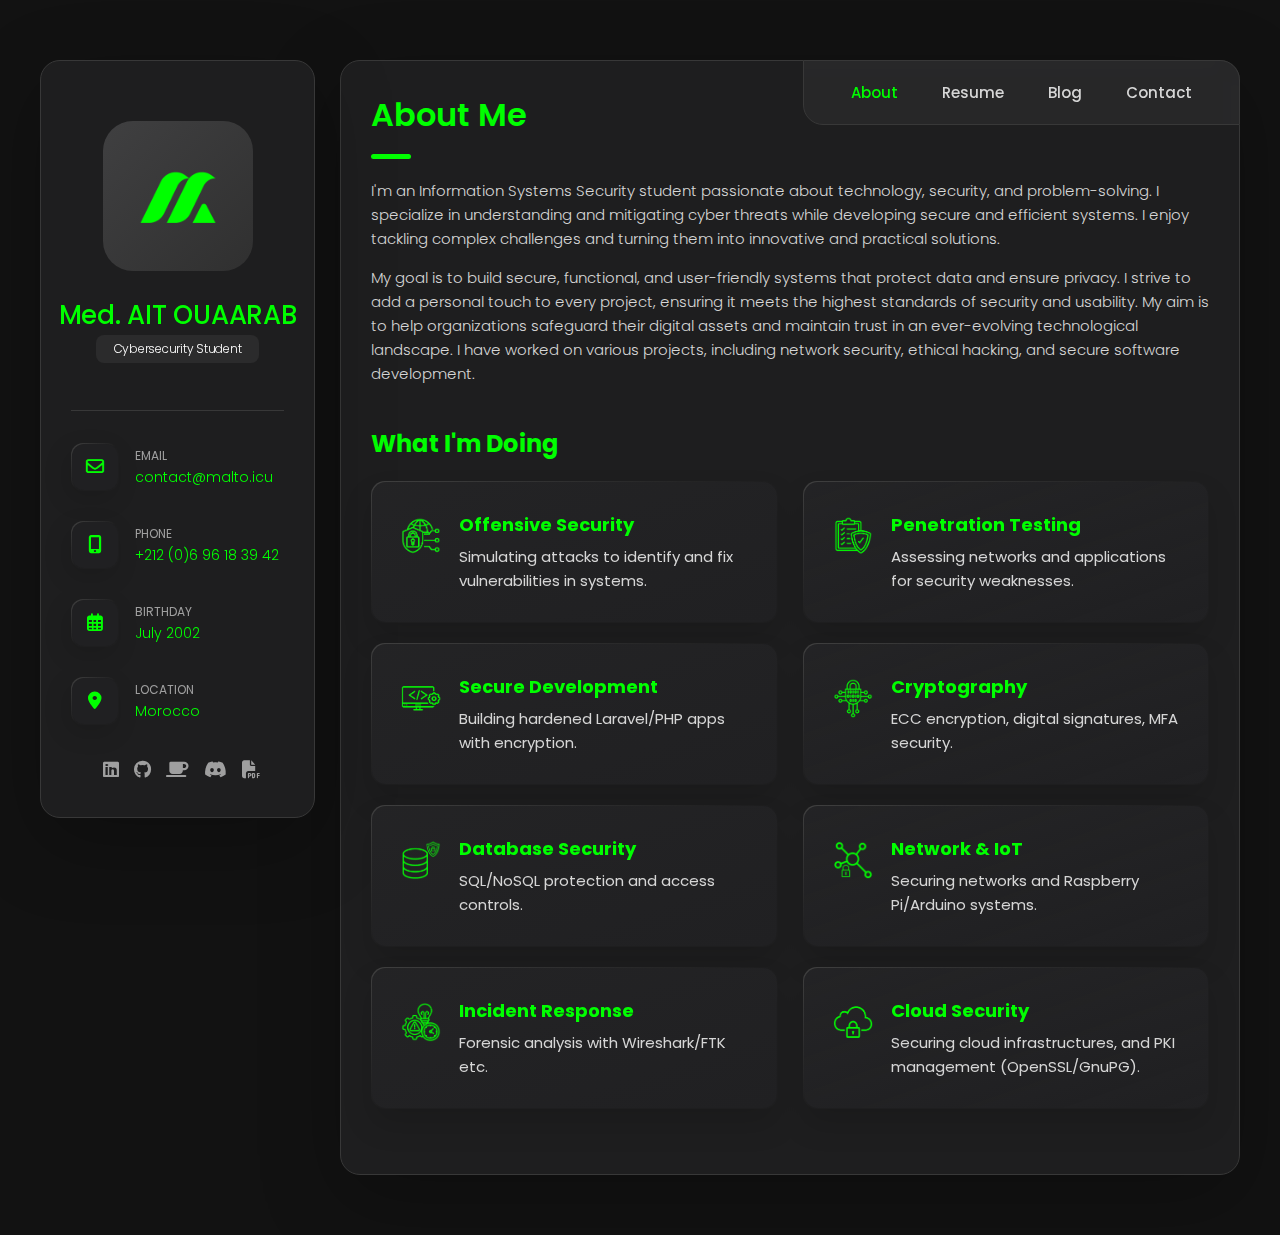
<file: index.html>
<!DOCTYPE html>
<html lang="en">

<head>
  <meta charset="UTF-8">
  <meta http-equiv="X-UA-Compatible" content="IE=edge">
  <meta name="viewport" content="width=device-width, initial-scale=1.0">
  <title>Mohamed AIT OUAARAB - Personal Portfolio</title>

  <!--
    - favicon
  -->
  <link rel="shortcut icon" href="./assets/images/favicon.ico" type="image/x-icon">

  <!--
    - custom css link
  -->
  <link rel="stylesheet" href="./assets/css/style.css">

  <!--
    - google font link
  -->
  <link rel="preconnect" href="https://fonts.googleapis.com">
  <link rel="preconnect" href="https://fonts.gstatic.com" crossorigin>
  <link href="https://fonts.googleapis.com/css2?family=Poppins:wght@300;400;500;600&display=swap" rel="stylesheet">
  <link rel="stylesheet" href="https://cdnjs.cloudflare.com/ajax/libs/font-awesome/6.4.0/css/all.min.css">
</head>

<body>

  <!--
    - #MAIN
  -->

  <main>

    <!--
      - #SIDEBAR
    -->

    <aside class="sidebar" data-sidebar>

      <div class="sidebar-info">

        <figure class="avatar-box">
          <img src="./assets/images/my-logo.gif" alt="Mohamed AIT OUAARAB" width="80">
        </figure>

        <div class="info-content">
          <h1 class="name" title="Mohamed AIT OUAARAB">Med. AIT OUAARAB

            <p class="title">Cybersecurity Student</p>
        </div>

        <button class="info_more-btn" data-sidebar-btn>
          <span>Show Contacts</span>

          <i class="fas fa-chevron-down"></i>
        </button>

      </div>

      <div class="sidebar-info_more">

        <div class="separator"></div>

        <ul class="contacts-list">

          <li class="contact-item">

            <div class="icon-box">
              <i class="far fa-envelope"></i>
            </div>

            <div class="contact-info">
              <p class="contact-title">Email</p>

              <a href="mailto:contact@malto.icu" class="contact-link">contact@malto.icu</a>
            </div>

          </li>

          <li class="contact-item">

            <div class="icon-box">
              <i class="fas fa-mobile-alt"></i>
            </div>

            <div class="contact-info">
              <p class="contact-title">Phone</p>

              <a href="tel:+212696183942" class="contact-link">+212 (0)6 96 18 39 42</a>
            </div>

          </li>

          <li class="contact-item">

            <div class="icon-box">
              <i class="far fa-calendar-alt"></i>
            </div>

            <div class="contact-info">
              <p class="contact-title">Birthday</p>

              <time datetime="1982-06-23">July 2002</time>
            </div>

          </li>

          <li class="contact-item">

            <div class="icon-box">
              <i class="fas fa-map-marker-alt"></i>
            </div>

            <div class="contact-info">
              <p class="contact-title">Location</p>

              <address>Morocco</address>
            </div>

          </li>

        </ul>

        <div class="separator"></div>

        <ul class="social-list">
          <li class="social-item">
            <a href="https://www.linkedin.com/in/mohamed-ait-ouaarab/" target="_blank" class="social-link">
              <i class="fab fa-linkedin"></i> <!-- LinkedIn -->
            </a>
          </li>

          <li class="social-item">
            <a href="https://github.com/MALTOisHERE" target="_blank" class="social-link">
              <i class="fab fa-github"></i> <!-- GitHub -->
            </a>
          </li>

          <li class="social-item">
            <a href="https://buymeacoffee.com/malto" target="_blank" class="social-link">
              <i class="fas fa-coffee"></i> <!-- Coffee cup -->
            </a>
          </li>

          <li class="social-item">
            <a href="https://discord.gg/3fcn8aYAzm" target="_blank" class="social-link">
              <i class="fab fa-discord"></i> <!-- Discord -->
            </a>
          </li>

          <li class="social-item">
            <a href="assets/docs/CV Mohamed AIT OUAARAB.pdf" target="_blank" class="social-link">
              <i class="fas fa-file-pdf"></i> <!-- PDF FIle -->
            </a>
          </li>
        </ul>

      </div>

    </aside>





    <!--
      - #main-content
    -->

    <div class="main-content">

      <!--
        - #NAVBAR
      -->

      <nav class="navbar">

        <ul class="navbar-list">

          <li class="navbar-item">
            <button class="navbar-link  active" data-nav-link>About</button>
          </li>

          <li class="navbar-item">
            <button class="navbar-link" data-nav-link>Resume</button>
          </li>
          <!--
          <li class="navbar-item">
            <button class="navbar-link" disabled data-nav-link>Portfolio</button>
          </li>

          -->

          <li class="navbar-item">
            <button class="navbar-link" data-nav-link
              onclick="window.open('https://malto.icu/blog', '_blank'); event.stopImmediatePropagation();">
              Blog
            </button>
          </li>

          <li class="navbar-item">
            <button class="navbar-link" data-nav-link>Contact</button>
          </li>

        </ul>

      </nav>





      <!--
        - #ABOUT
      -->

      <article class="about  active" data-page="about">

        <header>
          <h2 class="h2 article-title">About me</h2>
        </header>

        <section class="about-text">
          <p>
            I'm an Information Systems Security student passionate about technology, security, and problem-solving.
            I specialize in understanding and mitigating cyber threats while developing secure and efficient systems.
            I enjoy tackling complex challenges and turning them into innovative and practical solutions.
          </p>

          <p>
            My goal is to build secure, functional, and user-friendly systems that protect data and ensure privacy.
            I strive to add a personal touch to every project, ensuring it meets the highest standards of security and
            usability.
            My aim is to help organizations safeguard their digital assets and maintain trust in an ever-evolving
            technological landscape.
            I have worked on various projects, including network security, ethical hacking, and secure software
            development.
          </p>
        </section>


        <!--
          - service
        -->

        <section class="service">

          <h3 class="h3 service-title">What i'm doing</h3>

          <ul class="service-list">

            <li class="service-item">
              <div class="service-icon-box">
                <img src="./assets/images/icon-off.png" alt="offensive security icon" width="40">
              </div>
              <div class="service-content-box">
                <h4 class="h4 service-item-title">Offensive Security</h4>
                <p class="service-item-text">
                  Simulating attacks to identify and fix vulnerabilities in systems.
                </p>
              </div>
            </li>

            <li class="service-item">
              <div class="service-icon-box">
                <img src="./assets/images/icon-pen.png" alt="pentesting icon" width="40">
              </div>
              <div class="service-content-box">
                <h4 class="h4 service-item-title">Penetration Testing</h4>
                <p class="service-item-text">
                  Assessing networks and applications for security weaknesses.
                </p>
              </div>
            </li>

            <li class="service-item">
              <div class="service-icon-box">
                <img src="./assets/images/icon-dev.png" alt="secure development icon" width="40">
              </div>
              <div class="service-content-box">
                <h4 class="h4 service-item-title">Secure Development</h4>
                <p class="service-item-text">
                  Building hardened Laravel/PHP apps with encryption.
                </p>
              </div>
            </li>

            <li class="service-item">
              <div class="service-icon-box">
                <img src="./assets/images/icon-crypt.png" alt="secure development icon" width="40">
              </div>
              <div class="service-content-box">
                <h4 class="h4 service-item-title">Cryptography</h4>
                <p class="service-item-text">
                  ECC encryption, digital signatures, MFA security.
                </p>
              </div>
            </li>

            <li class="service-item">
              <div class="service-icon-box">
                <img src="./assets/images/icon-db.png" alt="network security icon" width="40">
              </div>
              <div class="service-content-box">
                <h4 class="h4 service-item-title">Database Security</h4>
                <p class="service-item-text">
                  SQL/NoSQL protection and access controls.
                </p>
              </div>
            </li>

            <li class="service-item">
              <div class="service-icon-box">
                <img src="./assets/images/icon-net.png" alt="network security icon" width="40">
              </div>
              <div class="service-content-box">
                <h4 class="h4 service-item-title">Network & IoT</h4>
                <p class="service-item-text">
                  Securing networks and Raspberry Pi/Arduino systems.
                </p>
              </div>
            </li>

            <li class="service-item">
              <div class="service-icon-box">
                <img src="./assets/images/icon-fore.png" alt="network security icon" width="40">
              </div>
              <div class="service-content-box">
                <h4 class="h4 service-item-title">Incident Response</h4>
                <p class="service-item-text">
                  Forensic analysis with Wireshark/FTK etc.
                </p>
              </div>
            </li>

            <li class="service-item">
              <div class="service-icon-box">
                <img src="./assets/images/icon-cloud.png" alt="network security icon" width="40">
              </div>
              <div class="service-content-box">
                <h4 class="h4 service-item-title">Cloud Security</h4>
                <p class="service-item-text">
                  Securing cloud infrastructures, and PKI management (OpenSSL/GnuPG).
                </p>
              </div>
            </li>

          </ul>

        </section>


        <!--
          - testimonials
        -->
        <!--
        <section class="testimonials">

          <h3 class="h3 testimonials-title">Testimonials</h3>

          <ul class="testimonials-list has-scrollbar">

            <li class="testimonials-item">
              <div class="content-card" data-testimonials-item>

                <figure class="testimonials-avatar-box">
                  <img src="./assets/images/avatar-1.png" alt="Daniel lewis" width="60" data-testimonials-avatar>
                </figure>

                <h4 class="h4 testimonials-item-title" data-testimonials-title>Daniel lewis</h4>

                <div class="testimonials-text" data-testimonials-text>
                  <p>
                    Richard was hired to create a corporate identity. We were very pleased with the work done. She has a
                    lot of experience
                    and is very concerned about the needs of client. Lorem ipsum dolor sit amet, ullamcous cididt
                    consectetur adipiscing
                    elit, seds do et eiusmod tempor incididunt ut laborels dolore magnarels alia.
                  </p>
                </div>

              </div>
            </li>

            <li class="testimonials-item">
              <div class="content-card" data-testimonials-item>

                <figure class="testimonials-avatar-box">
                  <img src="./assets/images/avatar-2.png" alt="Jessica miller" width="60" data-testimonials-avatar>
                </figure>

                <h4 class="h4 testimonials-item-title" data-testimonials-title>Jessica miller</h4>

                <div class="testimonials-text" data-testimonials-text>
                  <p>
                    Richard was hired to create a corporate identity. We were very pleased with the work done. She has a
                    lot of experience
                    and is very concerned about the needs of client. Lorem ipsum dolor sit amet, ullamcous cididt
                    consectetur adipiscing
                    elit, seds do et eiusmod tempor incididunt ut laborels dolore magnarels alia.
                  </p>
                </div>

              </div>
            </li>

            <li class="testimonials-item">
              <div class="content-card" data-testimonials-item>

                <figure class="testimonials-avatar-box">
                  <img src="./assets/images/avatar-3.png" alt="Emily evans" width="60" data-testimonials-avatar>
                </figure>

                <h4 class="h4 testimonials-item-title" data-testimonials-title>Emily evans</h4>

                <div class="testimonials-text" data-testimonials-text>
                  <p>
                    Richard was hired to create a corporate identity. We were very pleased with the work done. She has a
                    lot of experience
                    and is very concerned about the needs of client. Lorem ipsum dolor sit amet, ullamcous cididt
                    consectetur adipiscing
                    elit, seds do et eiusmod tempor incididunt ut laborels dolore magnarels alia.
                  </p>
                </div>

              </div>
            </li>

            <li class="testimonials-item">
              <div class="content-card" data-testimonials-item>

                <figure class="testimonials-avatar-box">
                  <img src="./assets/images/avatar-4.png" alt="Henry william" width="60" data-testimonials-avatar>
                </figure>

                <h4 class="h4 testimonials-item-title" data-testimonials-title>Henry william</h4>

                <div class="testimonials-text" data-testimonials-text>
                  <p>
                    Richard was hired to create a corporate identity. We were very pleased with the work done. She has a
                    lot of experience
                    and is very concerned about the needs of client. Lorem ipsum dolor sit amet, ullamcous cididt
                    consectetur adipiscing
                    elit, seds do et eiusmod tempor incididunt ut laborels dolore magnarels alia.
                  </p>
                </div>

              </div>
            </li>

          </ul>

        </section>
 -->

        <!--
          - testimonials modal
        -->

        <div class="modal-container" data-modal-container>

          <div class="overlay" data-overlay></div>

          <section class="testimonials-modal">

            <button class="modal-close-btn" data-modal-close-btn>
              <i class="fas fa-times"></i>
            </button>

            <div class="modal-img-wrapper">
              <figure class="modal-avatar-box">
                <img src="./assets/images/avatar-1.png" alt="Daniel lewis" width="80" data-modal-img>
              </figure>

              <img src="./assets/images/icon-quote.svg" alt="quote icon">
            </div>

            <div class="modal-content">

              <h4 class="h3 modal-title" data-modal-title>Daniel lewis</h4>

              <time datetime="2021-06-14">14 June, 2021</time>

              <div data-modal-text>
                <p>
                  Richard was hired to create a corporate identity. We were very pleased with the work done. She has a
                  lot of experience
                  and is very concerned about the needs of client. Lorem ipsum dolor sit amet, ullamcous cididt
                  consectetur adipiscing
                  elit, seds do et eiusmod tempor incididunt ut laborels dolore magnarels alia.
                </p>
              </div>

            </div>

          </section>

        </div>


        <!--
          - clients
        -->
        <!--
        <section class="clients">

          <h3 class="h3 clients-title">Clients</h3>

          <ul class="clients-list has-scrollbar">

            <li class="clients-item">
              <a href="#">
                <img src="./assets/images/logo-1-color.png" alt="client logo">
              </a>
            </li>

            <li class="clients-item">
              <a href="#">
                <img src="./assets/images/logo-2-color.png" alt="client logo">
              </a>
            </li>

            <li class="clients-item">
              <a href="#">
                <img src="./assets/images/logo-3-color.png" alt="client logo">
              </a>
            </li>

            <li class="clients-item">
              <a href="#">
                <img src="./assets/images/logo-4-color.png" alt="client logo">
              </a>
            </li>

            <li class="clients-item">
              <a href="#">
                <img src="./assets/images/logo-5-color.png" alt="client logo">
              </a>
            </li>

            <li class="clients-item">
              <a href="#">
                <img src="./assets/images/logo-6-color.png" alt="client logo">
              </a>
            </li>

          </ul>

        </section>
-->
      </article>





      <!--
        - #RESUME
      -->

      <article class="resume" data-page="resume">

        <header>
          <h2 class="h2 article-title">Resume</h2>
        </header>

        <section class="timeline">

          <div class="title-wrapper">
            <div class="icon-box">
              <i class="fas fa-book"></i>
            </div>
            <h3 class="h3">Education</h3>
          </div>

          <ol class="timeline-list">

            <li class="timeline-item">
              <h4 class="h4 timeline-item-title">National School of Applied Sciences (ENSA), Kenitra, MA</h4>
              <span style="color: gray;">2023 - Present</span>
              <p class="timeline-text">
                Currently pursuing a Master’s degree in Information Systems Security (SSI).
              </p>
            </li>

            <li class="timeline-item">
              <h4 class="h4 timeline-item-title">Faculty of Sciences Semlalia (FSSM), Marrakech, MA</h4>
              <span style="color: gray;">2022 - 2023</span>
              <p class="timeline-text">
                Graduated with a Professional License in Networks and Systems Security (R2SI).
              </p>
            </li>

            <li class="timeline-item">
              <h4 class="h4 timeline-item-title">Higher Technician Certificate (BTS), Agadir, MA</h4>
              <span style="color: gray;">2020 - 2022</span>
              <p class="timeline-text">
                Earned a BTS in Computer Systems and Networks.
              </p>
            </li>

            <li class="timeline-item">
              <h4 class="h4 timeline-item-title">Youssef Ibn Tachfine High School, Agadir, MA</h4>
              <span style="color: gray;">2017 - 2020</span>
              <p class="timeline-text">
                Graduated with a Baccalaureate in Electrical Science and Technology.
              </p>
            </li>

          </ol>

        </section>

        <section class="timeline">

          <div class="title-wrapper">
            <div class="icon-box">
              <i class="fas fa-briefcase"></i>
            </div>
            <h3 class="h3">Experience</h3>
          </div>

          <ol class="timeline-list">

            <li class="timeline-item">
              <h4 class="h4 timeline-item-title">Web Developer</h4>
              <span style="color: gray;">May 2023 - July 2023</span>
              <p class="timeline-text">
                Developed a crisis management website for the Wilaya of Marrakech-Safi, focusing on security and user
                experience.
              </p>
            </li>

            <li class="timeline-item">
              <h4 class="h4 timeline-item-title">Network and Systems Administrator</h4>
              <span style="color: gray;">May 2022 - June 2022</span>
              <p class="timeline-text">
                Provided IT support, maintained surveillance systems, and created a static website for SEI Groupe.
              </p>
            </li>

          </ol>

        </section>

        <section class="skill">

          <h3 class="h3 skills-title">My Skills</h3>

          <ul class="skills-list content-card">

            <!-- Cybersecurity -->
            <li class="skills-item">
              <div class="title-wrapper">
                <h5 class="h5">Cybersecurity</h5>
                <data value="75">75%</data>
              </div>
              <div class="skill-progress-bg">
                <div class="skill-progress-fill" style="width: 75%;"></div>
              </div>
            </li>

            <!-- Penetration Testing -->
            <li class="skills-item">
              <div class="title-wrapper">
                <h5 class="h5">Penetration Testing</h5>
                <data value="70">70%</data>
              </div>
              <div class="skill-progress-bg">
                <div class="skill-progress-fill" style="width: 70%;"></div>
              </div>
            </li>

            <!-- Network Security -->
            <li class="skills-item">
              <div class="title-wrapper">
                <h5 class="h5">Network Security</h5>
                <data value="72">72%</data>
              </div>
              <div class="skill-progress-bg">
                <div class="skill-progress-fill" style="width: 72%;"></div>
              </div>
            </li>

            <!-- Secure Web Development -->
            <li class="skills-item">
              <div class="title-wrapper">
                <h5 class="h5">Secure Web Development</h5>
                <data value="68">68%</data>
              </div>
              <div class="skill-progress-bg">
                <div class="skill-progress-fill" style="width: 68%;"></div>
              </div>
            </li>

            <!-- Cryptography -->
            <li class="skills-item">
              <div class="title-wrapper">
                <h5 class="h5">Cryptography</h5>
                <data value="62">62%</data>
              </div>
              <div class="skill-progress-bg">
                <div class="skill-progress-fill" style="width: 62%;"></div>
              </div>
            </li>

            <!-- DevOps & CI/CD -->
            <li class="skills-item">
              <div class="title-wrapper">
                <h5 class="h5">DevOps & CI/CD</h5>
                <data value="59">59%</data>
              </div>
              <div class="skill-progress-bg">
                <div class="skill-progress-fill" style="width: 59%;"></div>
              </div>
            </li>

            <!-- GRC -->
            <li class="skills-item">
              <div class="title-wrapper">
                <h5 class="h5">GRC</h5>
                <data value="41">41%</data>
              </div>
              <div class="skill-progress-bg">
                <div class="skill-progress-fill" style="width: 41%;"></div>
              </div>
            </li>

            <!-- IoT Security -->
            <li class="skills-item">
              <div class="title-wrapper">
                <h5 class="h5">IoT Security</h5>
                <data value="66">66%</data>
              </div>
              <div class="skill-progress-bg">
                <div class="skill-progress-fill" style="width: 66%;"></div>
              </div>
            </li>

            <!-- Incident Response -->
            <li class="skills-item">
              <div class="title-wrapper">
                <h5 class="h5">Incident Response</h5>
                <data value="51">51%</data>
              </div>
              <div class="skill-progress-bg">
                <div class="skill-progress-fill" style="width: 51%;"></div>
              </div>
            </li>

            <!-- Database Security -->
            <li class="skills-item">
              <div class="title-wrapper">
                <h5 class="h5">Database Security</h5>
                <data value="67">67%</data>
              </div>
              <div class="skill-progress-bg">
                <div class="skill-progress-fill" style="width: 67%;"></div>
              </div>
            </li>

            <!-- Cloud Security -->
            <li class="skills-item">
              <div class="title-wrapper">
                <h5 class="h5">Cloud Security</h5>
                <data value="44">44%</data>
              </div>
              <div class="skill-progress-bg">
                <div class="skill-progress-fill" style="width: 44%;"></div>
              </div>
            </li>

            <!-- AI-Driven Security -->
            <li class="skills-item">
              <div class="title-wrapper">
                <h5 class="h5">AI-Driven Security</h5>
                <data value="32">32%</data>
              </div>
              <div class="skill-progress-bg">
                <div class="skill-progress-fill" style="width: 32%;"></div>
              </div>
            </li>

            <!-- Threat Intelligence -->
            <li class="skills-item">
              <div class="title-wrapper">
                <h5 class="h5">Threat Intelligence</h5>
                <data value="49">49%</data>
              </div>
              <div class="skill-progress-bg">
                <div class="skill-progress-fill" style="width: 49%;"></div>
              </div>
            </li>

          </ul>

        </section>

      </article>





      <!--
        - #PORTFOLIO
      -->

      <article class="portfolio" data-page="portfolio">

        <header>
          <h2 class="h2 article-title">Portfolio</h2>
        </header>

        <section class="projects">

          <ul class="filter-list">

            <li class="filter-item">
              <button class="active" data-filter-btn>All</button>
            </li>

            <li class="filter-item">
              <button data-filter-btn>Web design</button>
            </li>

            <li class="filter-item">
              <button data-filter-btn>Applications</button>
            </li>

            <li class="filter-item">
              <button data-filter-btn>Web development</button>
            </li>

          </ul>

          <div class="filter-select-box">

            <button class="filter-select" data-select>

              <div class="select-value" data-selecct-value>Select category</div>

              <div class="select-icon">
                <ion-icon name="chevron-down"></ion-icon>
              </div>

            </button>

            <ul class="select-list">

              <li class="select-item">
                <button data-select-item>All</button>
              </li>

              <li class="select-item">
                <button data-select-item>Web design</button>
              </li>

              <li class="select-item">
                <button data-select-item>Applications</button>
              </li>

              <li class="select-item">
                <button data-select-item>Web development</button>
              </li>

            </ul>

          </div>

          <ul class="project-list">

            <li class="project-item  active" data-filter-item data-category="web development">
              <a href="#">

                <figure class="project-img">
                  <div class="project-item-icon-box">
                    <i class="far fa-eye"></i>
                  </div>

                  <img src="./assets/images/project-1.jpg" alt="finance" loading="lazy">
                </figure>

                <h3 class="project-title">Finance</h3>

                <p class="project-category">Web development</p>

              </a>
            </li>

            <li class="project-item  active" data-filter-item data-category="web development">
              <a href="#">

                <figure class="project-img">
                  <div class="project-item-icon-box">
                    <ion-icon name="eye-outline"></ion-icon>
                  </div>

                  <img src="./assets/images/project-2.png" alt="orizon" loading="lazy">
                </figure>

                <h3 class="project-title">Orizon</h3>

                <p class="project-category">Web development</p>

              </a>
            </li>

            <li class="project-item  active" data-filter-item data-category="web design">
              <a href="#">

                <figure class="project-img">
                  <div class="project-item-icon-box">
                    <ion-icon name="eye-outline"></ion-icon>
                  </div>

                  <img src="./assets/images/project-3.jpg" alt="fundo" loading="lazy">
                </figure>

                <h3 class="project-title">Fundo</h3>

                <p class="project-category">Web design</p>

              </a>
            </li>

            <li class="project-item  active" data-filter-item data-category="applications">
              <a href="#">

                <figure class="project-img">
                  <div class="project-item-icon-box">
                    <ion-icon name="eye-outline"></ion-icon>
                  </div>

                  <img src="./assets/images/project-4.png" alt="brawlhalla" loading="lazy">
                </figure>

                <h3 class="project-title">Brawlhalla</h3>

                <p class="project-category">Applications</p>

              </a>
            </li>

            <li class="project-item  active" data-filter-item data-category="web design">
              <a href="#">

                <figure class="project-img">
                  <div class="project-item-icon-box">
                    <ion-icon name="eye-outline"></ion-icon>
                  </div>

                  <img src="./assets/images/project-5.png" alt="dsm." loading="lazy">
                </figure>

                <h3 class="project-title">DSM.</h3>

                <p class="project-category">Web design</p>

              </a>
            </li>

            <li class="project-item  active" data-filter-item data-category="web design">
              <a href="#">

                <figure class="project-img">
                  <div class="project-item-icon-box">
                    <ion-icon name="eye-outline"></ion-icon>
                  </div>

                  <img src="./assets/images/project-6.png" alt="metaspark" loading="lazy">
                </figure>

                <h3 class="project-title">MetaSpark</h3>

                <p class="project-category">Web design</p>

              </a>
            </li>

            <li class="project-item  active" data-filter-item data-category="web development">
              <a href="#">

                <figure class="project-img">
                  <div class="project-item-icon-box">
                    <ion-icon name="eye-outline"></ion-icon>
                  </div>

                  <img src="./assets/images/project-7.png" alt="summary" loading="lazy">
                </figure>

                <h3 class="project-title">Summary</h3>

                <p class="project-category">Web development</p>

              </a>
            </li>

            <li class="project-item  active" data-filter-item data-category="applications">
              <a href="#">

                <figure class="project-img">
                  <div class="project-item-icon-box">
                    <ion-icon name="eye-outline"></ion-icon>
                  </div>

                  <img src="./assets/images/project-8.jpg" alt="task manager" loading="lazy">
                </figure>

                <h3 class="project-title">Task Manager</h3>

                <p class="project-category">Applications</p>

              </a>
            </li>

            <li class="project-item  active" data-filter-item data-category="web development">
              <a href="#">

                <figure class="project-img">
                  <div class="project-item-icon-box">
                    <ion-icon name="eye-outline"></ion-icon>
                  </div>

                  <img src="./assets/images/project-9.png" alt="arrival" loading="lazy">
                </figure>

                <h3 class="project-title">Arrival</h3>

                <p class="project-category">Web development</p>

              </a>
            </li>

          </ul>

        </section>

      </article>





      <!--
        - #BLOG


      <article class="blog" data-page="blog">

        <header>
          <h2 class="h2 article-title">Blog</h2>
        </header>

        <section class="blog-posts">

          <ul class="blog-posts-list">

            <li class="blog-post-item">
              <a href="#">

                <figure class="blog-banner-box">
                  <img src="./assets/images/blog-1.jpg" alt="Design conferences in 2022" loading="lazy">
                </figure>

                <div class="blog-content">

                  <div class="blog-meta">
                    <p class="blog-category">Design</p>

                    <span class="dot"></span>

                    <time datetime="2022-02-23">Fab 23, 2022</time>
                  </div>

                  <h3 class="h3 blog-item-title">Design conferences in 2022</h3>

                  <p class="blog-text">
                    Veritatis et quasi architecto beatae vitae dicta sunt, explicabo.
                  </p>

                </div>

              </a>
            </li>

            <li class="blog-post-item">
              <a href="#">

                <figure class="blog-banner-box">
                  <img src="./assets/images/blog-2.jpg" alt="Best fonts every designer" loading="lazy">
                </figure>

                <div class="blog-content">

                  <div class="blog-meta">
                    <p class="blog-category">Design</p>

                    <span class="dot"></span>

                    <time datetime="2022-02-23">Fab 23, 2022</time>
                  </div>

                  <h3 class="h3 blog-item-title">Best fonts every designer</h3>

                  <p class="blog-text">
                    Sed ut perspiciatis, nam libero tempore, cum soluta nobis est eligendi.
                  </p>

                </div>

              </a>
            </li>

            <li class="blog-post-item">
              <a href="#">

                <figure class="blog-banner-box">
                  <img src="./assets/images/blog-3.jpg" alt="Design digest #80" loading="lazy">
                </figure>

                <div class="blog-content">

                  <div class="blog-meta">
                    <p class="blog-category">Design</p>

                    <span class="dot"></span>

                    <time datetime="2022-02-23">Fab 23, 2022</time>
                  </div>

                  <h3 class="h3 blog-item-title">Design digest #80</h3>

                  <p class="blog-text">
                    Excepteur sint occaecat cupidatat no proident, quis nostrum exercitationem ullam corporis suscipit.
                  </p>

                </div>

              </a>
            </li>

            <li class="blog-post-item">
              <a href="#">

                <figure class="blog-banner-box">
                  <img src="./assets/images/blog-4.jpg" alt="UI interactions of the week" loading="lazy">
                </figure>

                <div class="blog-content">

                  <div class="blog-meta">
                    <p class="blog-category">Design</p>

                    <span class="dot"></span>

                    <time datetime="2022-02-23">Fab 23, 2022</time>
                  </div>

                  <h3 class="h3 blog-item-title">UI interactions of the week</h3>

                  <p class="blog-text">
                    Enim ad minim veniam, consectetur adipiscing elit, quis nostrud exercitation ullamco laboris nisi.
                  </p>

                </div>

              </a>
            </li>

            <li class="blog-post-item">
              <a href="#">

                <figure class="blog-banner-box">
                  <img src="./assets/images/blog-5.jpg" alt="The forgotten art of spacing" loading="lazy">
                </figure>

                <div class="blog-content">

                  <div class="blog-meta">
                    <p class="blog-category">Design</p>

                    <span class="dot"></span>

                    <time datetime="2022-02-23">Fab 23, 2022</time>
                  </div>

                  <h3 class="h3 blog-item-title">The forgotten art of spacing</h3>

                  <p class="blog-text">
                    Maxime placeat, sed do eiusmod tempor incididunt ut labore et dolore magna aliqua.
                  </p>

                </div>

              </a>
            </li>

            <li class="blog-post-item">
              <a href="#">

                <figure class="blog-banner-box">
                  <img src="./assets/images/blog-6.jpg" alt="Design digest #79" loading="lazy">
                </figure>

                <div class="blog-content">

                  <div class="blog-meta">
                    <p class="blog-category">Design</p>

                    <span class="dot"></span>

                    <time datetime="2022-02-23">Fab 23, 2022</time>
                  </div>

                  <h3 class="h3 blog-item-title">Design digest #79</h3>

                  <p class="blog-text">
                    Optio cumque nihil impedit uo minus quod maxime placeat, velit esse cillum.
                  </p>

                </div>

              </a>
            </li>

          </ul>

        </section>

      </article>

    -->



      <!--
        - #CONTACT
      -->

      <article class="contact" data-page="contact">

        <header>
          <h2 class="h2 article-title">Contact</h2>
        </header>

        <section class="mapbox" data-mapbox>
          <figure>
            <iframe
              src="https://www.google.com/maps/embed?pb=!1m18!1m12!1m3!1d6952052.017080099!2d-12.443213274493163!3d31.700686015835377!2m3!1f0!2f0!3f0!3m2!1i1024!2i768!4f13.1!3m3!1m2!1s0xd0b88619651c58d%3A0xd9d39381c42cffc3!2sMaroc!5e0!3m2!1sfr!2sma!4v1741306180707!5m2!1sfr!2sma"
              width="400" height="300" loading="lazy"></iframe>
          </figure>
        </section>

        <section class="contact-form">

          <h3 class="h3 form-title">Contact Form</h3>
          <!-- Add this style block -->
          <style>
            /* Floating Alert */
            .form-status {
              position: fixed;
              top: 20px;
              /* Position at the top */
              right: 20px;
              padding: 15px 20px;
              border-radius: 14px;
              background: var(--bg-gradient-jet);
              border: 1px solid var(--jet);
              box-shadow: var(--shadow-2);
              color: var(--white-2);
              display: none;
              /* Initially hidden */
              align-items: center;
              gap: 15px;
              max-width: 300px;
              z-index: 9999;
              /* Ensure it's on top of everything */
              transform: translateY(-100%);
              /* Start off-screen */
              opacity: 0;
              transition: transform 1s ease-in-out, opacity 1s ease-in-out;
              /* Smooth in and out */
            }

            .form-status.active {
              display: flex;
              /* Show the alert */
              transform: translateY(0);
              /* Slide down */
              opacity: 1;
            }

            .form-status::before {
              content: "";
              position: absolute;
              inset: 1px;
              border-radius: inherit;
              background: var(--bg-gradient-jet);
              z-index: -1;
            }

            .form-status-close {
              background: none;
              color: var(--light-gray-70);
              padding: 5px;
              border-radius: 8px;
              transition: var(--transition-1);
              cursor: pointer;
            }

            .form-status-close:hover {
              color: var(--white-2);
              background: hsla(0, 0%, 100%, 0.1);
            }

            /* Responsive Design */
            @media (max-width: 580px) {
              .form-status {
                top: 10px;
                right: 10px;
                left: 10px;
                /* Ensure it doesn't overflow on small screens */
                max-width: calc(100% - 20px);
                /* Fit within the screen */
                padding: 10px 15px;
                /* Smaller padding for mobile */
                justify-content: space-between;
                /* Space out message and close button */
                align-items: center;
                /* Center items vertically */
              }

              .form-status-close {
                padding: 3px;
                /* Smaller padding for mobile */
              }
            }
          </style>

          <!-- Modified Form -->
          <form action="https://formspree.io/f/myzegdyg" method="POST" class="form" data-form id="myForm">
            <div class="input-wrapper">
              <input type="text" name="fullname" class="form-input" placeholder="Full name" required data-form-input>
              <input type="email" name="email" class="form-input" placeholder="Email address" required data-form-input>
            </div>

            <textarea name="message" class="form-input" placeholder="Your Message" required data-form-input></textarea>

            <!-- Status messages - moved outside form -->
            <div class="form-status">
              <span class="status-message"></span>
              <button class="form-status-close" type="button" aria-label="Close">
                <ion-icon name="close"></ion-icon>
              </button>
            </div>

            <button class="form-btn" type="submit" disabled data-form-btn>
              <i class="far fa-paper-plane"></i>
              <span>Send Message</span>
            </button>
          </form>

          <script>
            document.getElementById('myForm').addEventListener('submit', async (e) => {
              e.preventDefault();
              const form = e.target;
              const statusElement = document.querySelector('.form-status');
              const messageElement = statusElement.querySelector('.status-message');
              const closeButton = statusElement.querySelector('.form-status-close');

              // Close button handler
              closeButton.onclick = () => {
                statusElement.classList.remove('active');
              };

              try {
                const formData = new FormData(form);
                const response = await fetch(form.action, {
                  method: 'POST',
                  body: formData,
                  headers: { 'Accept': 'application/json' }
                });

                if (response.ok) {
                  messageElement.textContent = 'Message sent successfully!';
                  statusElement.style.color = '#0f0'; // Use your green color
                  statusElement.classList.add('active'); // Show the alert
                  form.reset();

                  setTimeout(() => {
                    statusElement.classList.remove('active'); // Hide after 5 seconds
                  }, 5000);
                } else {
                  throw new Error('Failed to send message');
                }
              } catch (error) {
                messageElement.textContent = `Error: ${error.message}`;
                statusElement.style.color = 'var(--bittersweet-shimmer)'; // Use your red color
                statusElement.classList.add('active'); // Show the alert

                setTimeout(() => {
                  statusElement.classList.remove('active'); // Hide after 5 seconds
                }, 5000);
              }
            });
          </script>

        </section>

      </article>

    </div>

  </main>






  <!--
    - custom js link
  -->
  <script src="./assets/js/script.js"></script>

</body>

</html>
</file>
<file: assets/css/style.css>
/*-----------------------------------*\
  #style.css
\*-----------------------------------*/

/**
 * copyright 2022 @codewithsadee
 */

/*-----------------------------------*\
  #CUSTOM PROPERTY
\*-----------------------------------*/

:root {
  /**
   * colors
   */

  /* gradient */
  --bg-gradient-onyx: linear-gradient(
    to bottom right, 
    hsl(240, 1%, 25%) 3%, 
    hsl(0, 0%, 19%) 97%
  );
  --bg-gradient-jet: linear-gradient(
    to bottom right, 
    hsla(240, 1%, 18%, 0.251) 0%, 
    hsla(240, 2%, 11%, 0) 100%
  ), hsl(240, 2%, 13%);
  --bg-gradient-yellow-1: linear-gradient(
    to bottom right, 
    #0f0 0%, 
    hsla(36, 100%, 69%, 0) 50%
  );
  --bg-gradient-yellow-2: linear-gradient(
    135deg, 
    hsla(45, 100%, 71%, 0.251) 0%, 
    hsla(35, 100%, 68%, 0) 59.86%
  ), hsl(240, 2%, 13%);
  --border-gradient-onyx: linear-gradient(
    to bottom right, 
    hsl(0, 0%, 25%) 0%, 
    hsla(0, 0%, 25%, 0) 50%
  );
  --text-gradient-yellow: linear-gradient(
    to right, 
    #0f0, #0f0 /* Changed to #0f0 */
  );

  /* solid */
  --jet: hsl(0, 0%, 22%);
  --onyx: hsl(240, 1%, 17%);
  --eerie-black-1: hsl(240, 2%, 13%);
  --eerie-black-2: hsl(240, 2%, 12%);
  --smoky-black: hsl(0, 0%, 7%);
  --white-1: hsl(0, 0%, 100%);
  --white-2: #0f0; /* Changed to #0f0 */
  --orange-yellow-crayola: #0f0; /* Changed to #0f0 */
  --vegas-gold: #0f0; /* Changed to #0f0 */
  --light-gray: hsl(0, 0%, 84%);
  --light-gray-70: hsla(0, 0%, 84%, 0.7);
  --bittersweet-shimmer: hsl(0, 43%, 51%);

  /**
   * typography
   */
  --ff-poppins: 'Poppins', sans-serif;
  --fs-1: 24px;
  --fs-2: 18px;
  --fs-3: 17px;
  --fs-4: 16px;
  --fs-5: 15px;
  --fs-6: 14px;
  --fs-7: 13px;
  --fs-8: 11px;
  --fw-300: 300;
  --fw-400: 400;
  --fw-500: 500;
  --fw-600: 600;

  /**
   * shadow
   */
  --shadow-1: -4px 8px 24px hsla(0, 0%, 0%, 0.25);
  --shadow-2: 0 16px 30px hsla(0, 0%, 0%, 0.25);
  --shadow-3: 0 16px 40px hsla(0, 0%, 0%, 0.25);
  --shadow-4: 0 25px 50px hsla(0, 0%, 0%, 0.15);
  --shadow-5: 0 24px 80px hsla(0, 0%, 0%, 0.25);

  /**
   * transition
   */
  --transition-1: 0.25s ease;
  --transition-2: 0.5s ease-in-out;
}

/*-----------------------------------*\
  #RESET
\*-----------------------------------*/

*, *::before, *::after {
  margin: 0;
  padding: 0;
  box-sizing: border-box;
}

a { text-decoration: none; }

li { list-style: none; }

img, ion-icon, a, button, time, span { display: block; }

button {
  font: inherit;
  background: none;
  border: none;
  text-align: left;
  cursor: pointer;
}

input, textarea {
  display: block;
  width: 100%;
  background: none;
  font: inherit;
}

::selection {
  background: #0f0; /* Changed to #0f0 */
  color: var(--smoky-black);
}

:focus { outline-color: #0f0; } /* Changed to #0f0 */

html { font-family: var(--ff-poppins); }

body { background: var(--smoky-black); }

/*-----------------------------------*\
  #REUSED STYLE
\*-----------------------------------*/

.sidebar,
article {
  background: var(--eerie-black-2);
  border: 1px solid var(--jet);
  border-radius: 20px;
  padding: 15px;
  box-shadow: var(--shadow-1);
  z-index: 1;
}

.separator {
  width: 100%;
  height: 1px;
  background: var(--jet);
  margin: 16px 0;
}

.icon-box {
  position: relative;
  background: var(--border-gradient-onyx);
  width: 30px;
  height: 30px;
  border-radius: 8px;
  display: flex;
  justify-content: center;
  align-items: center;
  font-size: 16px;
  color: #0f0; /* Changed to #0f0 */
  box-shadow: var(--shadow-1);
  z-index: 1;
}

.icon-box::before {
  content: "";
  position: absolute;
  inset: 1px;
  background: var(--eerie-black-1);
  border-radius: inherit;
  z-index: -1;
}

.icon-box ion-icon { --ionicon-stroke-width: 35px; }

article { display: none; }

article.active {
  display: block;
  animation: fade 0.5s ease backwards;
}

@keyframes fade {
  0% { opacity: 0; }
  100% { opacity: 1; }
}

.h2,
.h3,
.h4,
.h5 {
  color: var(--white-2); /* Updated to use #0f0 */
  text-transform: capitalize;
}

.h2 { font-size: var(--fs-1); }

.h3 { font-size: var(--fs-2); }

.h4 { font-size: var(--fs-4); }

.h5 {
  font-size: var(--fs-7);
  font-weight: var(--fw-500);
}

.article-title {
  position: relative;
  padding-bottom: 7px;
}

.article-title::after {
  content: "";
  position: absolute;
  bottom: 0;
  left: 0;
  width: 30px;
  height: 3px;
  background: var(--text-gradient-yellow); /* Updated to use #0f0 */
  border-radius: 3px;
}

.has-scrollbar::-webkit-scrollbar {
  width: 5px;
  height: 5px;
}

.has-scrollbar::-webkit-scrollbar-track {
  background: var(--onyx);
  border-radius: 5px;
}

.has-scrollbar::-webkit-scrollbar-thumb {
  background: #0f0; /* Changed to #0f0 */
  border-radius: 5px;
}

.has-scrollbar::-webkit-scrollbar-button { width: 20px; }

.content-card {
  position: relative;
  background: var(--border-gradient-onyx);
  padding: 15px;
  padding-top: 45px;
  border-radius: 14px;
  box-shadow: var(--shadow-2);
  cursor: pointer;
  z-index: 1;
}

.content-card::before {
  content: "";
  position: absolute;
  inset: 1px;
  background: var(--bg-gradient-jet);
  border-radius: inherit;
  z-index: -1;
}

/*-----------------------------------*\
  #MAIN
\*-----------------------------------*/

main {
  margin: 15px 12px;
  margin-bottom: 75px;
  min-width: 259px;
}

/*-----------------------------------*\
  #SIDEBAR
\*-----------------------------------*/

.sidebar {
  margin-bottom: 15px;
  max-height: 112px;
  overflow: hidden;
  transition: var(--transition-2);
}

.sidebar.active { max-height: 405px; }

.sidebar-info {
  position: relative;
  display: flex;
  justify-content: flex-start;
  align-items: center;
  gap: 15px;
}

.avatar-box {
  background: var(--bg-gradient-onyx);
  border-radius: 20px;
}

.info-content .name {
  color: var(--white-2); /* Updated to use #0f0 */
  font-size: var(--fs-3);
  font-weight: var(--fw-500);
  letter-spacing: -0.25px;
  margin-bottom: 10px;
}

.info-content .title {
  color: var(--white-1);
  background: var(--onyx);
  font-size: var(--fs-8);
  font-weight: var(--fw-300);
  width: max-content;
  padding: 3px 12px;
  border-radius: 8px;
}

.info_more-btn {
  position: absolute;
  top: -15px;
  right: -15px;
  border-radius: 0 15px;
  font-size: 13px;
  color: #0f0; /* Changed to #0f0 */
  background: var(--border-gradient-onyx);
  padding: 10px;
  box-shadow: var(--shadow-2);
  transition: var(--transition-1);
  z-index: 1;
}

.info_more-btn::before {
  content: "";
  position: absolute;
  inset: 1px;
  border-radius: inherit;
  background: var(--bg-gradient-jet);
  transition: var(--transition-1);
  z-index: -1;
}

.info_more-btn:hover,
.info_more-btn:focus { background: var(--bg-gradient-yellow-1); }

.info_more-btn:hover::before,
.info_more-btn:focus::before { background: var(--bg-gradient-yellow-2); }

.info_more-btn span { display: none; }

.sidebar-info_more {
  opacity: 0;
  visibility: hidden;
  transition: var(--transition-2);
}

.sidebar.active .sidebar-info_more {
  opacity: 1;
  visibility: visible;
}

.contacts-list {
  display: grid;
  grid-template-columns: 1fr;
  gap: 16px;
}

.contact-item {
  min-width: 100%;
  display: flex;
  align-items: center;
  gap: 16px;
}

.contact-info {
  max-width: calc(100% - 46px);
  width: calc(100% - 46px);
}

.contact-title {
  color: var(--light-gray-70);
  font-size: var(--fs-8);
  text-transform: uppercase;
  margin-bottom: 2px;
}

.contact-info :is(.contact-link, time, address) {
  color: var(--white-2); /* Updated to use #0f0 */
  font-size: var(--fs-7);
}

.contact-info address { font-style: normal; }

.social-list {
  display: flex;
  justify-content: flex-start;
  align-items: center;
  gap: 15px;
  padding-bottom: 4px;
  padding-left: 7px;
}

.social-item .social-link {
  color: var(--light-gray-70);
  font-size: 18px;
}

.social-item .social-link:hover { color: var(--light-gray); }

/*-----------------------------------*\
  #NAVBAR
\*-----------------------------------*/

.navbar {
  position: fixed;
  bottom: 0;
  left: 0;
  width: 100%;
  background: hsla(240, 1%, 17%, 0.75);
  backdrop-filter: blur(10px);
  border: 1px solid var(--jet);
  border-radius: 12px 12px 0 0;
  box-shadow: var(--shadow-2);
  z-index: 5;
}

.navbar-list {
  display: flex;
  flex-wrap: wrap;
  justify-content: center;
  align-items: center;
  padding: 0 10px;
}

.navbar-link {
  color: var(--light-gray);
  font-size: var(--fs-8);
  padding: 20px 7px;
  transition: color var(--transition-1);
}

.navbar-link:hover,
.navbar-link:focus { color: var(--light-gray-70); }

.navbar-link.active { color: #0f0; } /* Changed to #0f0 */

/*-----------------------------------*\
  #ABOUT
\*-----------------------------------*/

.about .article-title { margin-bottom: 15px; }

.about-text {
  color: var(--light-gray);
  font-size: var(--fs-6);
  font-weight: var(--fw-300);
  line-height: 1.6;
}

.about-text p { margin-bottom: 15px; }

/*-----------------------------------*\
  #SERVICE
\*-----------------------------------*/

.service { margin-bottom: 35px; }

.service-title { margin-bottom: 20px; }

.service-list {
  display: grid;
  grid-template-columns: 1fr;
  gap: 20px;
}

.service-item {
  position: relative;
  background: var(--border-gradient-onyx);
  padding: 20px;
  border-radius: 14px;
  box-shadow: var(--shadow-2);
  z-index: 1;
}

.service-item::before {
  content: "";
  position: absolute;
  inset: 1px;
  background: var(--bg-gradient-jet);
  border-radius: inherit;
  z-index: -1;
}

.service-icon-box { margin-bottom: 10px; }

.service-icon-box img { margin: auto; }

.service-content-box { text-align: center; }

.service-item-title { margin-bottom: 7px; }

.service-item-text {
  color: var(--light-gray);
  font-size: var(--fs-6);
  font-weight: var(--fw-3);
  line-height: 1.6;
}

/*-----------------------------------*\
  #TESTIMONIALS
\*-----------------------------------*/

.testimonials { margin-bottom: 30px; }

.testimonials-title { margin-bottom: 20px; }

.testimonials-list {
  display: flex;
  justify-content: flex-start;
  align-items: flex-start;
  gap: 15px;
  margin: 0 -15px;
  padding: 25px 15px;
  padding-bottom: 35px;
  overflow-x: auto;
  scroll-behavior: smooth;
  overscroll-behavior-inline: contain;
  scroll-snap-type: inline mandatory;
}

.testimonials-item {
  min-width: 100%;
  scroll-snap-align: center;
}

.testimonials-avatar-box {
  position: absolute;
  top: 0;
  left: 0;
  transform: translate(15px, -25px);
  background: var(--bg-gradient-onyx);
  border-radius: 14px;
  box-shadow: var(--shadow-1);
}

.testimonials-item-title { margin-bottom: 7px; }

.testimonials-text {
  color: var(--light-gray);
  font-size: var(--fs-6);
  font-weight: var(--fw-300);
  line-height: 1.6;
  display: -webkit-box;
  line-clamp: 4;
  -webkit-line-clamp: 4;
  -webkit-box-orient: vertical;
  overflow: hidden;
}

/*-----------------------------------*\
  #TESTIMONIALS MODAL
\*-----------------------------------*/

.modal-container {
  position: fixed;
  top: 0;
  left: 0;
  width: 100%;
  height: 100%;
  display: flex;
  justify-content: center;
  align-items: center;
  overflow-y: auto;
  overscroll-behavior: contain;
  z-index: 20;
  pointer-events: none;
  visibility: hidden;
}

.modal-container::-webkit-scrollbar { display: none; }

.modal-container.active {
  pointer-events: all;
  visibility: visible;
}

.overlay {
  position: fixed;
  top: 0;
  left: 0;
  width: 100%;
  height: 100vh;
  background: hsl(0, 0%, 5%);
  opacity: 0;
  visibility: hidden;
  pointer-events: none;
  z-index: 1;
  transition: var(--transition-1);
}

.overlay.active {
  opacity: 0.8;
  visibility: visible;
  pointer-events: all;
}

.testimonials-modal {
  background: var(--eerie-black-2);
  position: relative;
  padding: 15px;
  margin: 15px 12px;
  border: 1px solid var(--jet);
  border-radius: 14px;
  box-shadow: var(--shadow-5);
  transform: scale(1.2);
  opacity: 0;
  transition: var(--transition-1);
  z-index: 2;
}

.modal-container.active .testimonials-modal {
  transform: scale(1);
  opacity: 1;
}

.modal-close-btn {
  position: absolute;
  top: 15px;
  right: 15px;
  background: var(--onyx);
  border-radius: 8px;
  width: 32px;
  height: 32px;
  display: flex;
  justify-content: center;
  align-items: center;
  color: var(--white-2); /* Updated to use #0f0 */
  font-size: 18px;
  opacity: 0.7;
}

.modal-close-btn:hover,
.modal-close-btn:focus { opacity: 1; }

.modal-close-btn ion-icon { --ionicon-stroke-width: 50px; }

.modal-avatar-box {
  background: var(--bg-gradient-onyx);
  width: max-content;
  border-radius: 14px;
  margin-bottom: 15px;
  box-shadow: var(--shadow-2);
}

.modal-img-wrapper > img { display: none; }

.modal-title { margin-bottom: 4px; }

.modal-content time {
  font-size: var(--fs-6);
  color: var(--light-gray-70);
  font-weight: var(--fw-300);
  margin-bottom: 10px;
}

.modal-content p {
  color: var(--light-gray);
  font-size: var(--fs-6);
  font-weight: var(--fw-300);
  line-height: 1.6;
}

/*-----------------------------------*\
  #CLIENTS
\*-----------------------------------*/

.clients { margin-bottom: 15px; }

.clients-list {
  display: flex;
  justify-content: flex-start;
  align-items: flex-start;
  gap: 15px;
  margin: 0 -15px;
  padding: 25px;
  padding-bottom: 25px;
  overflow-x: auto;
  scroll-behavior: smooth;
  overscroll-behavior-inline: contain;
  scroll-snap-type: inline mandatory;
  scroll-padding-inline: 25px;
}

.clients-item {
  min-width: 50%;
  scroll-snap-align: start;
}

.clients-item img {
  width: 100%;
  filter: grayscale(1);
  transition: var(--transition-1);
}

.clients-item img:hover { filter: grayscale(0); }

/*-----------------------------------*\
  #RESUME
\*-----------------------------------*/

.article-title { margin-bottom: 30px; }

/*-----------------------------------*\
  #EDUCATION AND EXPERIENCE
\*-----------------------------------*/

.timeline { margin-bottom: 30px; }

.timeline .title-wrapper {
  display: flex;
  align-items: center;
  gap: 15px;
  margin-bottom: 25px;
}

.timeline-list {
  font-size: var(--fs-6);
  margin-left: 45px;
}

.timeline-item { position: relative; }

.timeline-item:not(:last-child) { margin-bottom: 20px; }

.timeline-item-title {
  font-size: var(--fs-6);
  line-height: 1.3;
  margin-bottom: 7px;
}

.timeline-list span {
  color: #0f0; /* Changed to #0f0 */
  font-weight: var(--fw-400);
  line-height: 1.6;
}

.timeline-item:not(:last-child)::before {
  content: "";
  position: absolute;
  top: -25px;
  left: -30px;
  width: 1px;
  height: calc(100% + 50px);
  background: var(--jet);
}

.timeline-item::after {
  content: "";
  position: absolute;
  top: 5px;
  left: -33px;
  height: 6px;
  width: 6px;
  background: var(--text-gradient-yellow); /* Updated to use #0f0 */
  border-radius: 50%;
  box-shadow: 0 0 0 4px var(--jet);
}

.timeline-text {
  color: var(--light-gray);
  font-weight: var(--fw-300);
  line-height: 1.6;
}

/*-----------------------------------*\
  #SKILLS
\*-----------------------------------*/

.skills-title { margin-bottom: 20px; }

.skills-list { padding: 20px; }

.skills-item:not(:last-child) { margin-bottom: 15px; }

.skill .title-wrapper {
  display: flex;
  align-items: center;
  gap: 5px;
  margin-bottom: 8px;
}

.skill .title-wrapper data {
  color: var(--light-gray);
  font-size: var(--fs-7);
  font-weight: var(--fw-300);
}

.skill-progress-bg {
  background: var(--jet);
  width: 100%;
  height: 8px;
  border-radius: 10px;
}

.skill-progress-fill {
  background: var(--text-gradient-yellow); /* Updated to use #0f0 */
  height: 100%;
  border-radius: inherit;
}

/*-----------------------------------*\
  #PORTFOLIO
\*-----------------------------------*/

.filter-list { display: none; }

.filter-select-box {
  position: relative;
  margin-bottom: 25px;
}

.filter-select {
  background: var(--eerie-black-2);
  color: var(--light-gray);
  display: flex;
  justify-content: space-between;
  align-items: center;
  width: 100%;
  padding: 12px 16px;
  border: 1px solid var(--jet);
  border-radius: 14px;
  font-size: var(--fs-6);
  font-weight: var(--fw-300);
}

.filter-select.active .select-icon { transform: rotate(0.5turn); }

.select-list {
  background: var(--eerie-black-2);
  position: absolute;
  top: calc(100% + 6px);
  width: 100%;
  padding: 6px;
  border: 1px solid var(--jet);
  border-radius: 14px;
  z-index: 2;
  opacity: 0;
  visibility: hidden;
  pointer-events: none;
  transition: 0.15s ease-in-out;
}

.filter-select.active + .select-list {
  opacity: 1;
  visibility: visible;
  pointer-events: all;
}

.select-item button {
  background: var(--eerie-black-2);
  color: var(--light-gray);
  font-size: var(--fs-6);
  font-weight: var(--fw-300);
  text-transform: capitalize;
  width: 100%;
  padding: 8px 10px;
  border-radius: 8px;
}

.select-item button:hover { --eerie-black-2: hsl(240, 2%, 20%); }

.project-list {
  display: grid;
  grid-template-columns: 1fr;
  gap: 30px;
  margin-bottom: 10px;
}

.project-item { display: none; }

.project-item.active {
  display: block;
  animation: scaleUp 0.25s ease forwards;
}

@keyframes scaleUp {
  0% { transform: scale(0.5); }
  100% { transform: scale(1); }
}

.project-item > a { width: 100%; }

.project-img {
  position: relative;
  width: 100%;
  height: 200px;
  border-radius: 16px;
  overflow: hidden;
  margin-bottom: 15px;
}

.project-img::before {
  content: "";
  position: absolute;
  top: 0;
  left: 0;
  width: 100%;
  height: 100%;
  background: transparent;
  z-index: 1;
  transition: var(--transition-1);
}

.project-item > a:hover .project-img::before { background: hsla(0, 0%, 0%, 0.5); }

.project-item-icon-box {
  --scale: 0.8;

  background: var(--jet);
  color: #0f0; /* Changed to #0f0 */
  position: absolute;
  top: 50%;
  left: 50%;
  transform: translate(-50%, -50%) scale(var(--scale));
  font-size: 20px;
  padding: 18px;
  border-radius: 12px;
  opacity: 0;
  z-index: 1;
  transition: var(--transition-1);
}

.project-item > a:hover .project-item-icon-box {
  --scale: 1;
  opacity: 1;
}

.project-item-icon-box ion-icon { --ionicon-stroke-width: 50px; }

.project-img img {
  width: 100%;
  height: 100%;
  object-fit: cover;
  transition: var(--transition-1);
}

.project-item > a:hover img { transform: scale(1.1); }

.project-title,
.project-category { margin-left: 10px; }

.project-title {
  color: var(--white-2); /* Updated to use #0f0 */
  font-size: var(--fs-5);
  font-weight: var(--fw-400);
  text-transform: capitalize;
  line-height: 1.3;
}

.project-category {
  color: var(--light-gray-70);
  font-size: var(--fs-6);
  font-weight: var(--fw-300);
}

/*-----------------------------------*\
  #BLOG
\*-----------------------------------*/

.blog-posts { margin-bottom: 10px; }

.blog-posts-list {
  display: grid;
  grid-template-columns: 1fr;
  gap: 20px;
}

.blog-post-item > a {
  position: relative;
  background: var(--border-gradient-onyx);
  height: 100%;
  box-shadow: var(--shadow-4);
  border-radius: 16px;
  z-index: 1;
}

.blog-post-item > a::before {
  content: "";
  position: absolute;
  inset: 1px;
  border-radius: inherit;
  background: var(--eerie-black-1);
  z-index: -1;
}

.blog-banner-box {
  width: 100%;
  height: 200px;
  border-radius: 12px;
  overflow: hidden;
}

.blog-banner-box img {
  width: 100%;
  height: 100%;
  object-fit: cover;
  transition: var(--transition-1);
}

.blog-post-item > a:hover .blog-banner-box img { transform: scale(1.1); }

.blog-content { padding: 15px; }

.blog-meta {
  display: flex;
  justify-content: flex-start;
  align-items: center;
  gap: 7px;
  margin-bottom: 10px;
}

.blog-meta :is(.blog-category, time) {
  color: var(--light-gray-70);
  font-size: var(--fs-6);
  font-weight: var(--fw-300);
}

.blog-meta .dot {
  background: var(--light-gray-70);
  width: 4px;
  height: 4px;
  border-radius: 4px;
}

.blog-item-title {
  margin-bottom: 10px;
  line-height: 1.3;
  transition: var(--transition-1);
}

.blog-post-item > a:hover .blog-item-title { color: #0f0; } /* Changed to #0f0 */

.blog-text {
  color: var(--light-gray);
  font-size: var(--fs-6);
  font-weight: var(--fw-300);
  line-height: 1.6;
}

/*-----------------------------------*\
  #CONTACT
\*-----------------------------------*/

.mapbox {
  position: relative;
  height: 250px;
  width: 100%;
  border-radius: 16px;
  margin-bottom: 30px;
  border: 1px solid var(--jet);
  overflow: hidden;
}

.mapbox figure { height: 100%; }

.mapbox iframe {
  width: 100%;
  height: 100%;
  border: none;
  filter: grayscale(1) invert(1);
}

.contact-form { margin-bottom: 10px; }

.form-title { margin-bottom: 20px; }

.input-wrapper {
  display: grid;
  grid-template-columns: 1fr;
  gap: 25px;
  margin-bottom: 25px;
}

.form-input {
  color: var(--white-2); /* Updated to use #0f0 */
  font-size: var(--fs-6);
  font-weight: var(--fw-400);
  padding: 13px 20px;
  border: 1px solid var(--jet);
  border-radius: 14px;
  outline: none;
}

.form-input::placeholder { font-weight: var(--fw-500); }

.form-input:focus { border-color: #0f0; } /* Changed to #0f0 */

textarea.form-input {
  min-height: 100px;
  height: 120px;
  max-height: 200px;
  resize: vertical;
  margin-bottom: 25px;
}

textarea.form-input::-webkit-resizer { display: none; }

.form-input:focus:invalid { border-color: var(--bittersweet-shimmer); }

.form-btn {
  position: relative;
  width: 100%;
  background: var(--border-gradient-onyx);
  color: #0f0; /* Changed to #0f0 */
  display: flex;
  justify-content: center;
  align-items: center;
  gap: 10px;
  padding: 13px 20px;
  border-radius: 14px;
  font-size: var(--fs-6);
  text-transform: capitalize;
  box-shadow: var(--shadow-3);
  z-index: 1;
  transition: var(--transition-1);
}

.form-btn::before {
  content: "";
  position: absolute;
  inset: 1px;
  background: var(--bg-gradient-jet);
  border-radius: inherit;
  z-index: -1;
  transition: var(--transition-1);
}

.form-btn ion-icon { font-size: 16px; }

.form-btn:hover { background: var(--bg-gradient-yellow-1); }

.form-btn:hover::before { background: var(--bg-gradient-yellow-2); }

.form-btn:disabled {
  opacity: 0.7;
  cursor: not-allowed;
}

.form-btn:disabled:hover { background: var(--border-gradient-onyx); }

.form-btn:disabled:hover::before { background: var(--bg-gradient-jet); }

/*-----------------------------------*\
  #RESPONSIVE
\*-----------------------------------*/

/**
 * responsive larger than 450px screen
 */

@media (min-width: 450px) {

  /**
   * client
   */

  .clients-item { min-width: calc(33.33% - 10px); }

  /**
   * #PORTFOLIO, BLOG 
   */

  .project-img,
  .blog-banner-box { height: auto; }

}

/**
 * responsive larger than 580px screen
 */

@media (min-width: 580px) {

  /**
   * CUSTOM PROPERTY
   */

  :root {

    /**
     * typography
     */

    --fs-1: 32px;
    --fs-2: 24px;
    --fs-3: 26px;
    --fs-4: 18px;
    --fs-6: 15px;
    --fs-7: 15px;
    --fs-8: 12px;

  }

  /**
   * #REUSED STYLE
   */

  .sidebar, article {
    width: 520px;
    margin-inline: auto;
    padding: 30px;
  }

  .article-title {
    font-weight: var(--fw-600);
    padding-bottom: 15px;
  }

  .article-title::after {
    width: 40px;
    height: 5px;
  }

  .icon-box {
    width: 48px;
    height: 48px;
    border-radius: 12px;
    font-size: 18px;
  }

  /**
   * #MAIN
   */

  main {
    margin-top: 60px;
    margin-bottom: 100px;
  }

  /**
   * #SIDEBAR
   */

  .sidebar {
    max-height: 180px;
    margin-bottom: 30px;
  }

  .sidebar.active { max-height: 584px; }

  .sidebar-info { gap: 25px; }

  .avatar-box { border-radius: 30px; }

  .avatar-box img { width: 120px; }

  .info-content .name { margin-bottom: 15px; }

  .info-content .title { padding: 5px 18px; }

  .info_more-btn {
    top: -30px;
    right: -30px;
    padding: 10px 15px;
  }

  .info_more-btn span {
    display: block;
    font-size: var(--fs-8);
  }

  .info_more-btn ion-icon { display: none; }

  .separator { margin: 32px 0; }

  .contacts-list { gap: 20px; }

  .contact-info {
    max-width: calc(100% - 64px);
    width: calc(100% - 64px);
  }

  /**
   * #NAVBAR
   */

  .navbar { border-radius: 20px 20px 0 0; }

  .navbar-list { gap: 20px; }

  .navbar-link { --fs-8: 14px; }

  /**
   * #ABOUT
   */

  .about .article-title { margin-bottom: 20px; }

  .about-text { margin-bottom: 40px; }

  /* service */

  .service-item {
    display: flex;
    justify-content: flex-start;
    align-items: flex-start;
    gap: 18px;
    padding: 30px;
  }

  .service-icon-box {
    margin-bottom: 0;
    margin-top: 5px;
  }

  .service-content-box { text-align: left; }

  /* testimonials */

  .testimonials-title { margin-bottom: 25px; }

  .testimonials-list {
    gap: 30px;
    margin: 0 -30px;
    padding: 30px;
    padding-bottom: 35px;
  }

  .content-card {
    padding: 30px;
    padding-top: 25px;
  }

  .testimonials-avatar-box {
    transform: translate(30px, -30px);
    border-radius: 20px;
  }

  .testimonials-avatar-box img { width: 80px; }

  .testimonials-item-title {
    margin-bottom: 10px;
    margin-left: 95px;
  }

  .testimonials-text {
    line-clamp: 2;
    -webkit-line-clamp: 2;
  }

  /* testimonials modal */

  .modal-container { padding: 20px; }

  .testimonials-modal {
    display: flex;
    justify-content: flex-start;
    align-items: stretch;
    gap: 25px;
    padding: 30px;
    border-radius: 20px;
  }

  .modal-img-wrapper {
    display: flex;
    flex-direction: column;
    align-items: center;
  }

  .modal-avatar-box {
    border-radius: 18px;
    margin-bottom: 0;
  }

  .modal-avatar-box img { width: 65px; }

  .modal-img-wrapper > img {
    display: block;
    flex-grow: 1;
    width: 35px;
  }

  /* clients */

  .clients-list {
    gap: 50px;
    margin: 0 -30px;
    padding: 45px;
    scroll-padding-inline: 45px;
  }

  .clients-item { min-width: calc(33.33% - 35px); }

  /**
   * #RESUME
   */

  .timeline-list { margin-left: 65px; }

  .timeline-item:not(:last-child)::before { left: -40px; }

  .timeline-item::after {
    height: 8px;
    width: 8px;
    left: -43px;
  }

  .skills-item:not(:last-child) { margin-bottom: 25px; }

  /**
   * #PORTFOLIO, BLOG
   */

  .project-img, .blog-banner-box { border-radius: 16px; }

  .blog-posts-list { gap: 30px; }

  .blog-content { padding: 25px; }

  /**
   * #CONTACT
   */

  .mapbox {
    height: 380px;
    border-radius: 18px;
  }

  .input-wrapper {
    gap: 30px;
    margin-bottom: 30px;
  }

  .form-input { padding: 15px 20px; }

  textarea.form-input { margin-bottom: 30px; }

  .form-btn {
    --fs-6: 16px;
    padding: 16px 20px;
  }

  .form-btn ion-icon { font-size: 18px; }

}

/**
 * responsive larger than 768px screen
 */

@media (min-width: 768px) {

  /**
   * REUSED STYLE
   */

  .sidebar, article { width: 700px; }

  .has-scrollbar::-webkit-scrollbar-button { width: 100px; }

  /**
   * SIDEBAR
   */

  .contacts-list {
    grid-template-columns: 1fr 1fr;
    gap: 30px 15px;
  }

  /**
   * NAVBAR
   */

  .navbar-link { --fs-8: 15px; }

  /**
   * ABOUT
   */

  /* testimonials modal */

  .testimonials-modal {
    gap: 35px;
    max-width: 680px;
  }

  .modal-avatar-box img { width: 80px; }

  /**
   * PORTFOLIO
   */

  .article-title { padding-bottom: 20px; }

  .filter-select-box { display: none; }

  .filter-list {
    display: flex;
    justify-content: flex-start;
    align-items: center;
    gap: 25px;
    padding-left: 5px;
    margin-bottom: 30px;
  }

  .filter-item button {
    color: var(--light-gray);
    font-size: var(--fs-5);
    transition: var(--transition-1);
  }

  .filter-item button:hover { color: var(--light-gray-70); }

  .filter-item button.active { color: #0f0; } /* Changed to #0f0 */

  /* portfolio and blog grid */

  .project-list, .blog-posts-list { grid-template-columns: 1fr 1fr; }

  /**
   * CONTACT
   */

  .input-wrapper { grid-template-columns: 1fr 1fr; }

  .form-btn {
    width: max-content;
    margin-left: auto;
  }
  
}

/**
 * responsive larger than 1024px screen
 */

@media (min-width: 1024px) {

  /**
   * CUSTOM PROPERTY
   */

  :root {

    /**
    * shadow
    */

    --shadow-1: -4px 8px 24px hsla(0, 0%, 0%, 0.125);
    --shadow-2: 0 16px 30px hsla(0, 0%, 0%, 0.125);
    --shadow-3: 0 16px 40px hsla(0, 0%, 0%, 0.125);

  }

  /**
   * REUSED STYLE
   */

  .sidebar, article {
    width: 950px;
    box-shadow: var(--shadow-5);
  }

  /**
   * MAIN 
   */

  main { margin-bottom: 60px; }

  .main-content {
    position: relative;
    width: max-content;
    margin: auto;
  }

  /**
   * NAVBAR
   */

  .navbar {
    position: absolute;
    bottom: auto;
    top: 0;
    left: auto;
    right: 0;
    width: max-content;
    border-radius: 0 20px;
    padding: 0 20px;
    box-shadow: none;
  }

  .navbar-list {
    gap: 30px;
    padding: 0 20px;
  }

  .navbar-link { font-weight: var(--fw-500); }

  /**
   * ABOUT
   */

  /* service */

  .service-list {
    grid-template-columns: 1fr 1fr;
    gap: 20px 25px;
  }

  /* testimonials */

  .testimonials-item { min-width: calc(50% - 15px); }

  /* clients */

  .clients-item { min-width: calc(25% - 38px); }

  /**
   * PORTFOLIO
   */

  .project-list { grid-template-columns: repeat(3, 1fr); }

  /**
   * BLOG
   */

  .blog-banner-box { height: 230px; }

}

/**
 * responsive larger than 1250px screen
 */

@media (min-width: 1250px) {

  /**
   * RESET
   */

  body::-webkit-scrollbar { width: 20px; }

  body::-webkit-scrollbar-track { background: var(--smoky-black); }

  body::-webkit-scrollbar-thumb {
    border: 5px solid var(--smoky-black);
    background: hsla(0, 0%, 100%, 0.1);
    border-radius: 20px;
    box-shadow: inset 1px 1px 0 hsla(0, 0%, 100%, 0.11),
                inset -1px -1px 0 hsla(0, 0%, 100%, 0.11);
  }

  body::-webkit-scrollbar-thumb:hover { background: hsla(0, 0%, 100%, 0.15); }

  body::-webkit-scrollbar-button { height: 60px; }

  /**
   * REUSED STYLE
   */

  .sidebar, article { width: auto; }

  article { min-height: 100%; }

  /**
   * MAIN
   */

  main {
    max-width: 1200px;
    margin-inline: auto;
    display: flex;
    justify-content: center;
    align-items: stretch;
    gap: 25px;
  }

  .main-content {
    min-width: 75%;
    width: 75%;
    margin: 0;
  }

  /**
   * SIDEBAR
   */

  .sidebar {
    position: sticky;
    top: 60px;
    max-height: max-content;
    height: 100%;
    margin-bottom: 0;
    padding-top: 60px;
    z-index: 1;
  }

  .sidebar-info { flex-direction: column; }

  .avatar-box img { width: 150px; }

  .info-content .name {
    white-space: nowrap;
    text-align: center;
  }

  .info-content .title { margin: auto; }

  .info_more-btn { display: none; }

  .sidebar-info_more {
    opacity: 1;
    visibility: visible;
  }

  .contacts-list { grid-template-columns: 1fr; }

  .contact-info :is(.contact-link) {
    white-space: nowrap;
    overflow: hidden;
    text-overflow: ellipsis;
  }

  .contact-info :is(.contact-link, time, address) {
    --fs-7: 14px;
    font-weight: var(--fw-300);
  }

  .separator:last-of-type {
    margin: 15px 0;
    opacity: 0;
  }

  .social-list { justify-content: center; }

  /**
	 * RESUME
	 */

  .timeline-text { max-width: 700px; }

}
</file>
